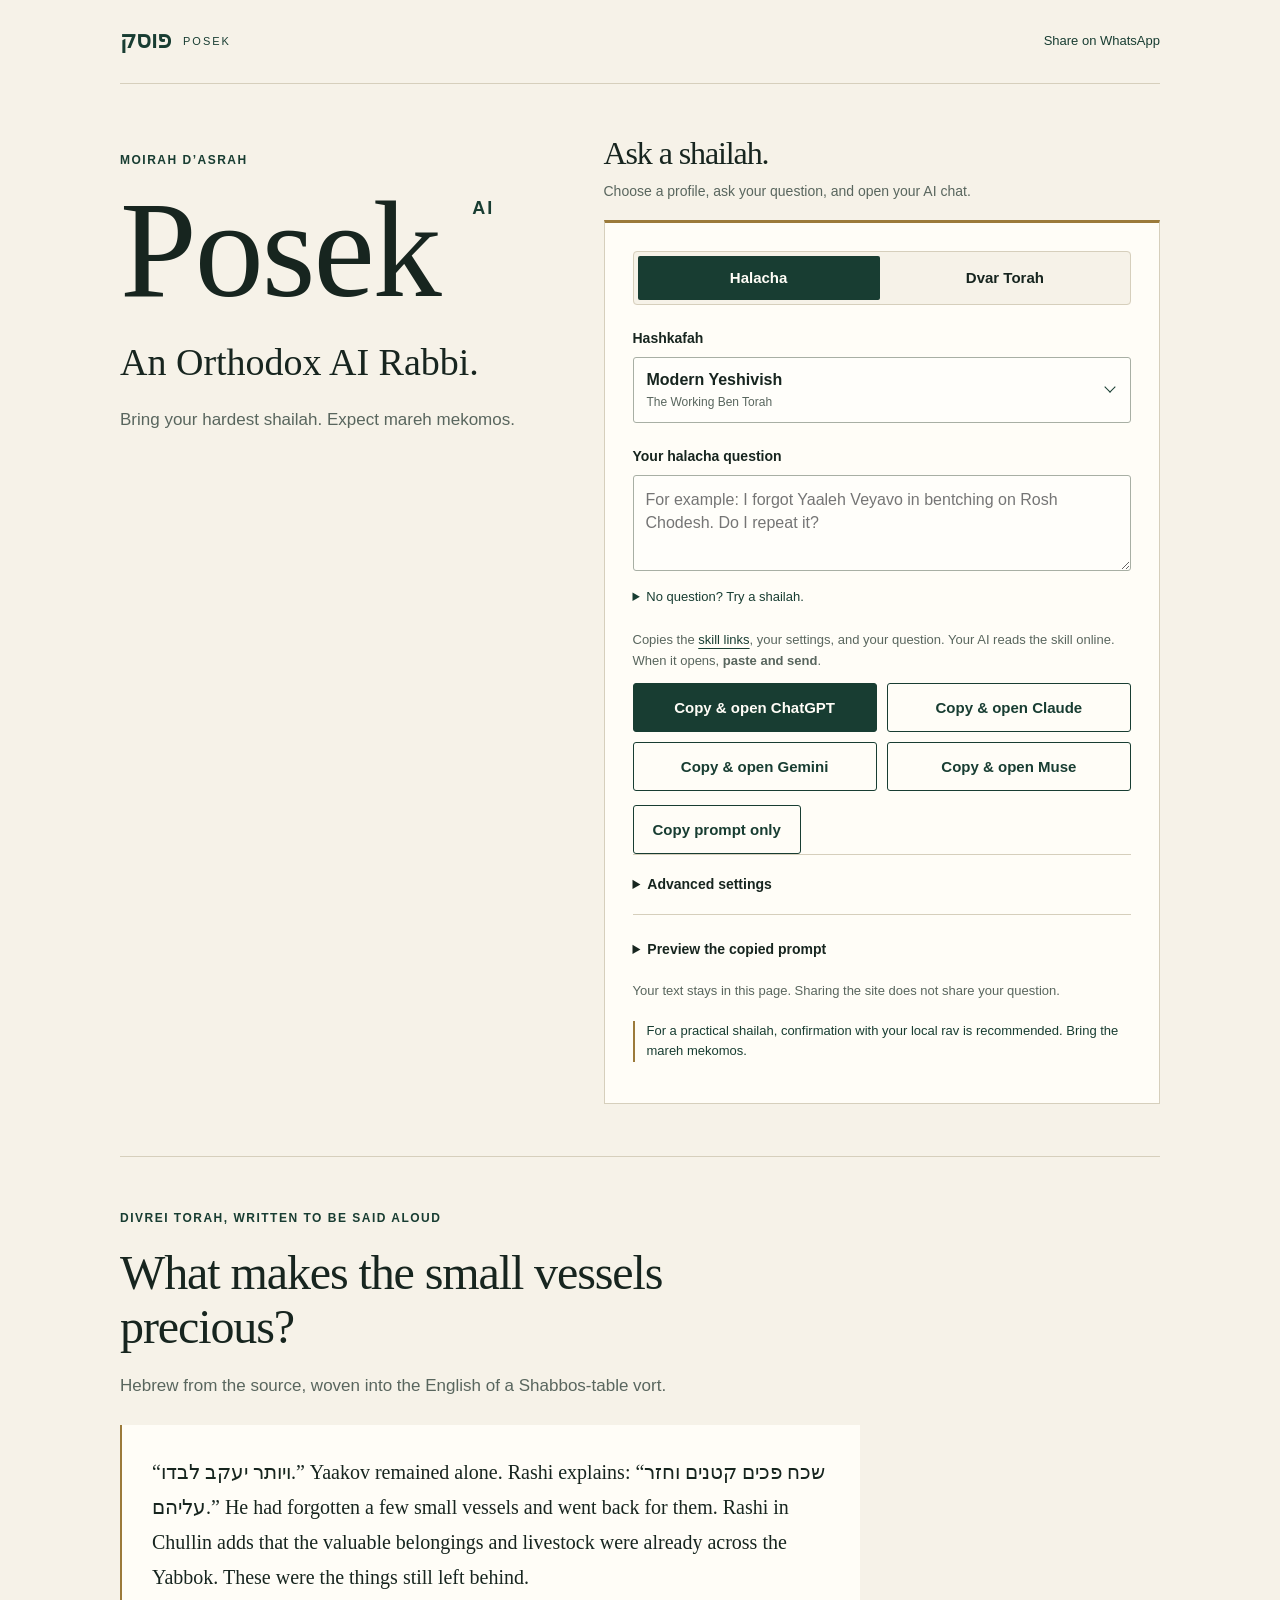
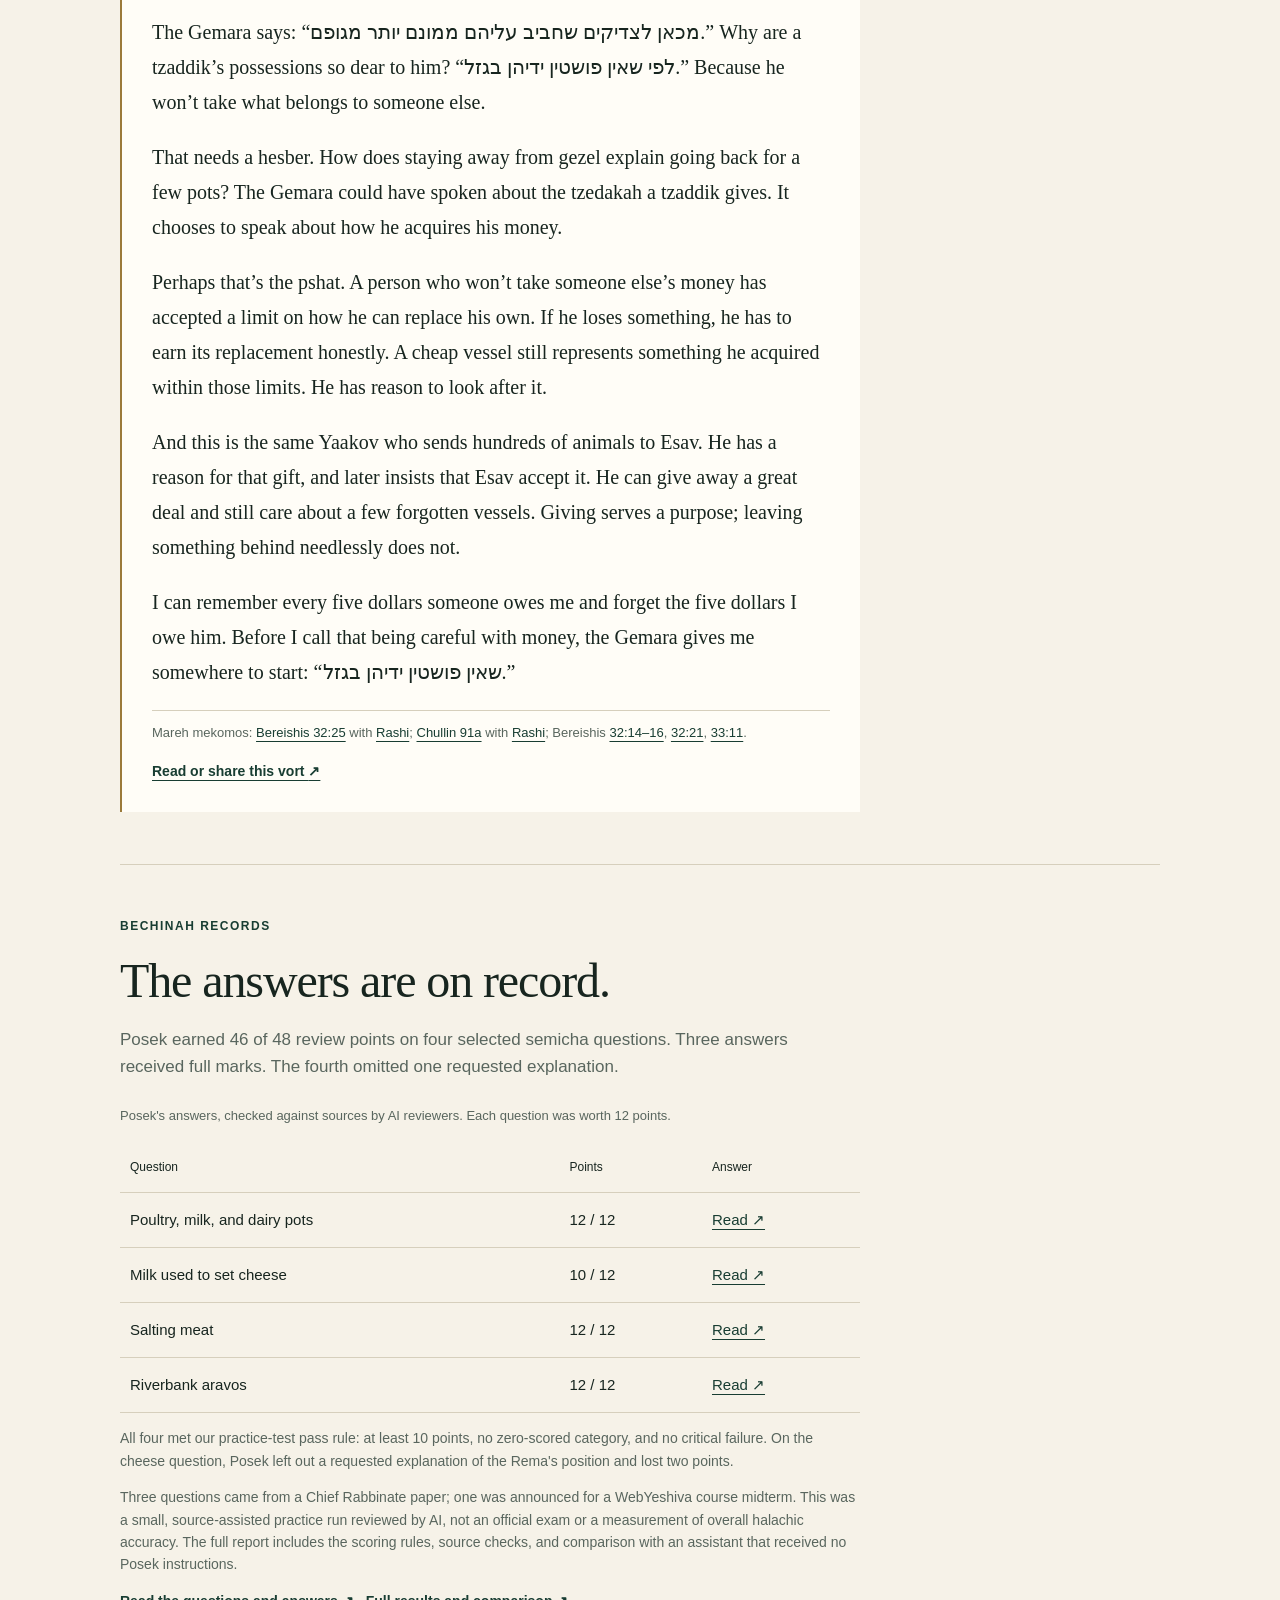
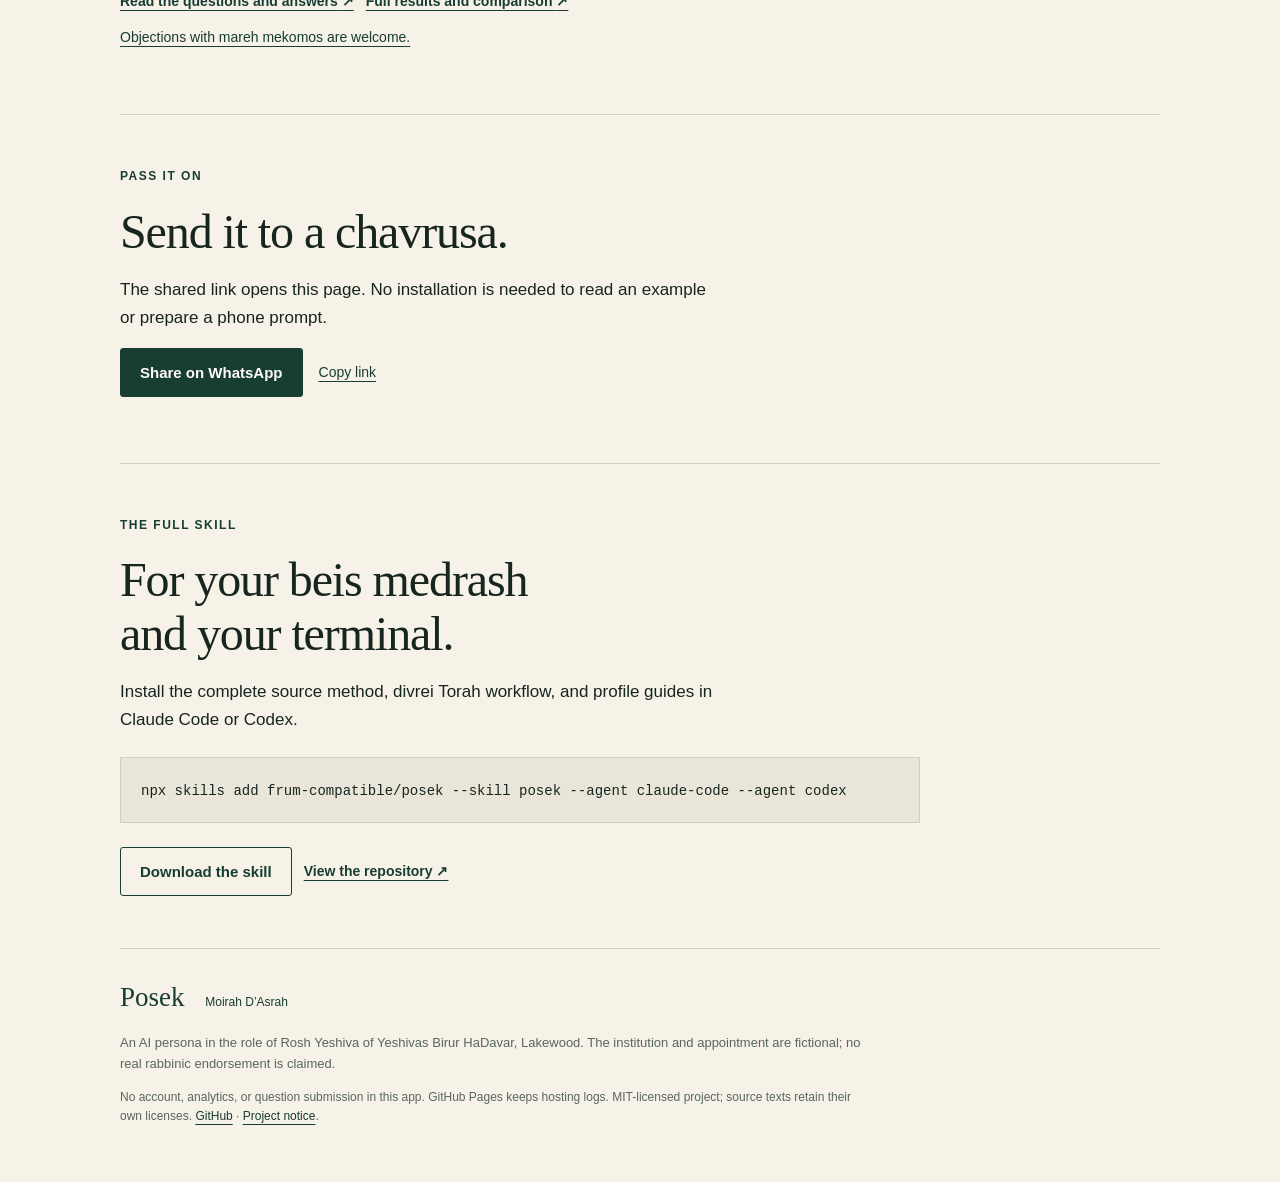
<file: site/index.html>
<!doctype html>
<html lang="en" prefix="og: https://ogp.me/ns#">
<head>
  <meta charset="utf-8">
  <meta name="viewport" content="width=device-width, initial-scale=1">
  <title>Posek AI | Orthodox AI Rabbi, Torah &amp; Halacha</title>
  <meta name="description" content="An Orthodox AI Rabbi built for halachic rigor. Eight hashkafah profiles, source-based psak and divrei Torah, and public development benchmarks.">
  <meta name="theme-color" content="#183d32">
  <link rel="canonical" href="https://frum-compatible.github.io/posek/">
  <meta property="og:type" content="website">
  <meta property="og:title" content="Posek AI — An Orthodox AI Rabbi">
  <meta property="og:description" content="Hashkafah: configurable. Mareh mekomos: required. Source-based psak, divrei Torah, and public bechinah records.">
  <meta property="og:url" content="https://frum-compatible.github.io/posek/">
  <meta property="og:image" content="https://frum-compatible.github.io/posek/social-card.png">
  <meta property="og:image:type" content="image/png">
  <meta property="og:image:width" content="1200">
  <meta property="og:image:height" content="630">
  <meta property="og:image:alt" content="Posek AI. Moirah D’Asrah. An Orthodox AI Rabbi for Torah and Halacha. Mutar is also a psak.">
  <meta name="twitter:card" content="summary_large_image">
  <link rel="stylesheet" href="styles.css">
  <link rel="icon" href="favicon.svg" type="image/svg+xml">
  <script src="app.js" defer></script>
</head>
<body>
  <a class="skip" href="#main">Skip to content</a>
  <header class="topbar wrap">
    <a class="wordmark" href="#" aria-label="Posek home">פוסק <span>POSEK</span></a>
    <a class="quiet-link whatsapp-share" target="_blank" rel="noopener noreferrer" href="https://wa.me/?text=Posek%20%E2%80%94%20An%20Orthodox%20AI%20Rabbi.%20https%3A%2F%2Ffrum-compatible.github.io%2Fposek%2F">Share on WhatsApp</a>
  </header>
  <main id="main">
    <div class="start wrap">
    <section class="hero" aria-labelledby="hero-title">
      <p class="eyebrow">Moirah D’Asrah</p>
      <h1 id="hero-title">Posek <span class="ai-label">AI</span></h1>
      <p class="hero-subtitle">An Orthodox AI Rabbi.</p>
      <p class="hero-copy">Bring your hardest shailah. Expect mareh mekomos.</p>
      <p id="preview-note" class="preview-note" hidden>Local preview. The public link will work after publication.</p>
    </section>

    <section id="prepare" class="prepare" aria-labelledby="prepare-title">
      <div class="section-intro">
        <h2 id="prepare-title">Ask a shailah.</h2>
        <p>Choose a profile, ask your question, and open your AI chat.</p>
      </div>
      <div class="builder">
        <fieldset class="mode-switch">
          <legend class="sr-only">What would you like help with?</legend>
          <label><input class="sr-only" type="radio" name="mode" value="psak" checked><span>Halacha</span></label>
          <label><input class="sr-only" type="radio" name="mode" value="torah"><span>Dvar Torah</span></label>
        </fieldset>
        <div class="field">
          <label id="profile-label" for="profile">Hashkafah</label>
          <select id="profile">
            <option value="chassidish">Chassidish · Derech HaChassidus</option>
            <option value="lakewood-yeshivish">Lakewood Yeshivish · Yeshivah and Kollel</option>
            <option value="modern-yeshivish" selected>Modern Yeshivish · The Working Ben Torah</option>
            <option value="out-of-town-yeshivish">Out-of-Town Yeshivish · The Community Beis Medrash</option>
            <option value="torah-im-derech-eretz">Torah im Derech Eretz · Kehillah and Mesorah</option>
            <option value="dati-leumi">Dati Leumi · Toras Eretz Yisrael</option>
            <option value="modern-orthodox">Modern Orthodox · Torah U'Madda</option>
            <option value="open-orthodox">Open Orthodox · Halachah and Kehillah</option>
          </select>
          <details id="profile-picker" class="profile-picker" hidden>
            <summary id="profile-trigger" aria-labelledby="profile-label profile-name profile-subtitle"><span id="profile-name" class="profile-name"></span><span id="profile-subtitle" class="profile-subtitle"></span></summary>
            <div class="profile-panel">
              <p class="profile-order">Roughly traditional → modern / open</p>
              <fieldset id="profile-options" class="profile-options"><legend class="sr-only">Choose your hashkafah</legend></fieldset>
            </div>
          </details>
        </div>
        <div class="field">
          <label id="question-label" for="question">Your halacha question</label>
          <textarea id="question" rows="3" maxlength="2400" placeholder="For example: I forgot Yaaleh Veyavo in bentching on Rosh Chodesh. Do I repeat it?"></textarea>
          <details id="sample-questions" class="sample-questions">
            <summary>No question? Try a shailah.</summary>
            <p class="field-note">Choose one to fill the question box. You can edit it.</p>
            <div id="sample-list" class="sample-list"></div>
          </details>
        </div>
        <p class="handoff-note">Copies the <a href="skill.html">skill links</a>, your settings, and your question. Your AI reads the skill online. When it opens, <strong>paste and send</strong>.</p>
        <div class="copy-row">
          <div class="app-actions">
            <button class="button primary" type="button" data-open-app="https://chatgpt.com/#native" data-app-name="ChatGPT">Copy &amp; open ChatGPT</button>
            <button class="button outline" type="button" data-open-app="https://claude.ai/new" data-app-name="Claude">Copy &amp; open Claude</button>
            <button class="button outline" type="button" data-open-app="https://gemini.google.com/app" data-app-name="Gemini">Copy &amp; open Gemini</button>
            <button class="button outline" type="button" data-open-app="https://muse.ai/" data-app-name="Muse">Copy &amp; open Muse</button>
          </div>
          <button id="copy-prompt" class="button outline" type="button">Copy prompt only</button>
          <span id="copy-status" role="status" aria-live="polite"></span>
        </div>
        <p id="copied-app-links" class="handoff-note copied-links" hidden>Paste into a new chat: <a href="https://chatgpt.com/#native">Open ChatGPT app</a> · <a href="https://chatgpt.com/?no_universal_links=1">Use ChatGPT in browser</a> · <a href="https://claude.ai/new">Claude</a> · <a href="https://gemini.google.com/app">Gemini</a> · <a href="https://muse.ai/">Muse</a>.</p>
        <details class="advanced">
          <summary>Advanced settings</summary>
          <div class="field-row">
            <div class="field"><label for="register">Language and register</label><select id="register"><option value="preset">Use the profile</option><option value="yeshivish">Yeshivish English</option><option value="accessible">Accessible English</option><option value="hebrew">Hebrew</option></select></div>
            <div class="field"><label for="depth">Depth</label><select id="depth"><option value="preset">Use the preset</option><option value="accessible">Accessible</option><option value="developed">Developed</option><option value="iyun">Iyun</option></select></div>
          </div>
          <div id="torah-settings" hidden>
            <div class="field"><label for="format">Format</label><select id="format"><option value="dvar">A dvar Torah</option><option value="shiur">A shiur outline</option><option value="revision">A revision of my draft</option></select></div>
            <div class="field"><label for="audience">Audience</label><select id="audience"><option value="general">General</option><option value="ladies">Ladies' Parsha Shiur</option><option value="women-beis">Women's Beis Medrash</option><option value="iyun">Yeshiva Seder Iyun</option><option value="baalei-batim">Baalei Batim Shiur</option><option value="teenagers">Teenagers</option></select></div>
            <div class="field"><label for="sources">Sources in the delivered shiur</label><select id="sources"><option value="preset">Use the preset</option><option value="tanach">Tanach and mefarshim</option><option value="gemara">Gemara and mefarshim</option></select></div>
            <p class="field-note">These are editable teaching choices. For practical psak, every controlling source still needs to be considered.</p>
          </div>
          <p id="profile-description" class="field-note">A clear answer l'maaseh, followed by enough of the sugya to explain it.</p>
          <p id="resolved-plan" class="resolved-plan" aria-live="polite"></p>
        <details id="model-setup" class="model-setup">
          <summary>Recommended models and setup</summary>
          <p><strong>ChatGPT:</strong> choose Astra if available. Increase reasoning effort for a complex shailah. Otherwise use an available reasoning model with source access. <a href="https://learn.chatgpt.com/docs/model-selection" target="_blank" rel="noopener noreferrer">Model guide ↗</a></p>
          <p><strong>Claude:</strong> Opus 5.5 with High effort for difficult shailos; Sonnet 5.5 for shorter drafts. <a href="https://support.claude.com/en/articles/8664678-change-the-model-effort-and-thinking-settings" target="_blank" rel="noopener noreferrer">Model settings ↗</a></p>
          <p>Ask the model to open the primary sources. Enable web search where your app offers a switch; some versions search automatically. If a sefer cannot be opened, supply the passage and keep the gap explicit.</p>
          <p class="small">Checked 2 October 2026. Suggested setups, not Posek model rankings or required subscriptions. Availability varies. <a href="https://github.com/frum-compatible/posek/blob/main/docs/MODEL-SETUP.md">Setup and evidence limits ↗</a></p>
        </details>
        <p class="field-note">Use an AI chat with web access so it can read the skill and check its sources.</p>
        </details>
        <details class="prompt-details"><summary>Preview the copied prompt</summary><textarea id="prompt" readonly rows="13" aria-label="Generated starter prompt"></textarea></details>
        <div id="manual-copy" hidden><label for="manual-text">Copy this text manually</label><textarea id="manual-text" readonly rows="5"></textarea><p id="manual-app-links" class="next-step">After copying, open <a href="https://chatgpt.com/#native">ChatGPT app</a>, <a href="https://chatgpt.com/?no_universal_links=1">ChatGPT in browser</a>, <a href="https://claude.ai/new">Claude</a>, <a href="https://gemini.google.com/app">Gemini</a>, or <a href="https://muse.ai/">Muse</a> and paste into a new chat.</p></div>
        <p class="field-note">Your text stays in this page. Sharing the site does not share your question.</p>
        <p id="rav-note" class="rav-note">For a practical shailah, confirmation with your local rav is recommended. Bring the mareh mekomos.</p>
        <noscript><p>Enable JavaScript to prepare a prompt. You can still read the dvar Torah below or download the full skill.</p></noscript>
      </div>
    </section>
    </div>

    <section id="read" class="reading wrap" aria-labelledby="reading-title">
      <div class="section-intro"><p class="eyebrow">Divrei Torah, written to be said aloud</p><h2 id="reading-title">What makes the small vessels precious?</h2><p>Hebrew from the source, woven into the English of a Shabbos-table vort.</p></div>
      <article class="vort">
        <p>“<bdi lang="he" dir="rtl">ויותר יעקב לבדו</bdi>.” Yaakov remained alone. Rashi explains: “<bdi lang="he" dir="rtl">שכח פכים קטנים וחזר עליהם</bdi>.” He had forgotten a few small vessels and went back for them. Rashi in Chullin adds that the valuable belongings and livestock were already across the Yabbok. These were the things still left behind.</p>
        <p>The Gemara says: “<bdi lang="he" dir="rtl">מכאן לצדיקים שחביב עליהם ממונם יותר מגופם</bdi>.” Why are a tzaddik’s possessions so dear to him? “<bdi lang="he" dir="rtl">לפי שאין פושטין ידיהן בגזל</bdi>.” Because he won’t take what belongs to someone else.</p>
        <p>That needs a hesber. How does staying away from gezel explain going back for a few pots? The Gemara could have spoken about the tzedakah a tzaddik gives. It chooses to speak about how he acquires his money.</p>
        <p>Perhaps that’s the pshat. A person who won’t take someone else’s money has accepted a limit on how he can replace his own. If he loses something, he has to earn its replacement honestly. A cheap vessel still represents something he acquired within those limits. He has reason to look after it.</p>
        <p>And this is the same Yaakov who sends hundreds of animals to Esav. He has a reason for that gift, and later insists that Esav accept it. He can give away a great deal and still care about a few forgotten vessels. Giving serves a purpose; leaving something behind needlessly does not.</p>
        <p>I can remember every five dollars someone owes me and forget the five dollars I owe him. Before I call that being careful with money, the Gemara gives me somewhere to start: “<bdi lang="he" dir="rtl">שאין פושטין ידיהן בגזל</bdi>.”</p>
        <p class="source-note">Mareh mekomos: <a href="https://www.sefaria.org/Genesis.32.25">Bereishis 32:25</a> with <a href="https://www.sefaria.org/Rashi_on_Genesis.32.25.1">Rashi</a>; <a href="https://www.sefaria.org/Chullin.91a.22">Chullin 91a</a> with <a href="https://www.sefaria.org/Rashi_on_Chullin.91a.22.1">Rashi</a>; Bereishis <a href="https://www.sefaria.org/Genesis.32.14-16">32:14–16</a>, <a href="https://www.sefaria.org/Genesis.32.21">32:21</a>, <a href="https://www.sefaria.org/Genesis.33.11">33:11</a>.</p>
        <a class="text-link" href="https://github.com/frum-compatible/posek/blob/main/examples/pachim-ketanim.md" target="_blank" rel="noopener noreferrer">Read or share this vort <span aria-hidden="true">↗</span></a>
      </article>
    </section>

    <section id="bechinah" class="reading wrap" aria-labelledby="bechinah-title">
      <div class="section-intro"><p class="eyebrow">Bechinah records</p><h2 id="bechinah-title">The answers are on record.</h2><p>Posek earned 46 of 48 review points on four selected semicha questions. Three answers received full marks. The fourth omitted one requested explanation.</p></div>
      <table class="results-table">
        <caption>Posek's answers, checked against sources by AI reviewers. Each question was worth 12 points.</caption>
        <thead><tr><th scope="col">Question</th><th scope="col">Points</th><th scope="col">Answer</th></tr></thead>
        <tbody>
          <tr><th scope="row">Poultry, milk, and dairy pots</th><td>12 / 12</td><td><a href="https://github.com/frum-compatible/posek/blob/main/benchmarks/semicha/runs/posek/responses/CR-01.md" aria-label="Read the poultry, milk, and dairy pots answer">Read ↗</a></td></tr>
          <tr><th scope="row">Milk used to set cheese</th><td>10 / 12</td><td><a href="https://github.com/frum-compatible/posek/blob/main/benchmarks/semicha/runs/posek/responses/CR-02.md" aria-label="Read the milk used to set cheese answer">Read ↗</a></td></tr>
          <tr><th scope="row">Salting meat</th><td>12 / 12</td><td><a href="https://github.com/frum-compatible/posek/blob/main/benchmarks/semicha/runs/posek/responses/CR-03.md" aria-label="Read the salting meat answer">Read ↗</a></td></tr>
          <tr><th scope="row">Riverbank aravos</th><td>12 / 12</td><td><a href="https://github.com/frum-compatible/posek/blob/main/benchmarks/semicha/runs/posek/responses/WY-01.md" aria-label="Read the riverbank aravos answer">Read ↗</a></td></tr>
        </tbody>
      </table>
      <p class="evidence-note">All four met our practice-test pass rule: at least 10 points, no zero-scored category, and no critical failure. On the cheese question, Posek left out a requested explanation of the Rema's position and lost two points.</p>
      <p class="evidence-note">Three questions came from a Chief Rabbinate paper; one was announced for a WebYeshiva course midterm. This was a small, source-assisted practice run reviewed by AI, not an official exam or a measurement of overall halachic accuracy. The full report includes the scoring rules, source checks, and comparison with an assistant that received no Posek instructions.</p>
      <div class="actions"><a class="text-link" href="https://github.com/frum-compatible/posek/blob/main/benchmarks/semicha/QUESTIONS.md">Read the questions and answers <span aria-hidden="true">↗</span></a><a class="text-link" href="https://github.com/frum-compatible/posek/blob/main/benchmarks/semicha/RESULTS.md">Full results and comparison <span aria-hidden="true">↗</span></a></div>
      <p class="evidence-note"><a href="https://github.com/frum-compatible/posek/issues">Objections with mareh mekomos are welcome.</a></p>
    </section>

    <section class="sharing wrap" aria-labelledby="share-title"><div><p class="eyebrow">Pass it on</p><h2 id="share-title">Send it to a chavrusa.</h2><p>The shared link opens this page. No installation is needed to read an example or prepare a phone prompt.</p></div><div class="actions"><a class="button primary whatsapp-share" target="_blank" rel="noopener noreferrer" href="https://wa.me/?text=Posek%20%E2%80%94%20An%20Orthodox%20AI%20Rabbi.%20https%3A%2F%2Ffrum-compatible.github.io%2Fposek%2F">Share on WhatsApp</a><button id="native-share" class="button outline" type="button" hidden>More sharing options</button><button id="copy-link" class="text-button" type="button">Copy link</button></div><p id="share-status" role="status" aria-live="polite"></p></section>

    <section id="install" class="install wrap" aria-labelledby="install-title"><p class="eyebrow">The full skill</p><h2 id="install-title">For your beis medrash<br>and your terminal.</h2><p>Install the complete source method, divrei Torah workflow, and profile guides in Claude Code or Codex.</p><div class="command"><code>npx skills add frum-compatible/posek --skill posek --agent claude-code --agent codex</code></div><div class="actions"><a class="button outline" href="posek-skill.zip" download>Download the skill</a><a class="text-link" href="https://github.com/frum-compatible/posek" target="_blank" rel="noopener noreferrer">View the repository ↗</a></div></section>
  </main>
  <footer class="wrap footer"><div class="footer-brand">Posek <span>Moirah D’Asrah</span></div><p>An AI persona in the role of Rosh Yeshiva of Yeshivas Birur HaDavar, Lakewood. The institution and appointment are fictional; no real rabbinic endorsement is claimed.</p><p class="small">No account, analytics, or question submission in this app. GitHub Pages keeps hosting logs. MIT-licensed project; source texts retain their own licenses. <a href="https://github.com/frum-compatible/posek">GitHub</a> · <a href="https://github.com/frum-compatible/posek/blob/main/NOTICE">Project notice</a>.</p></footer>
</body>
</html>
</file>
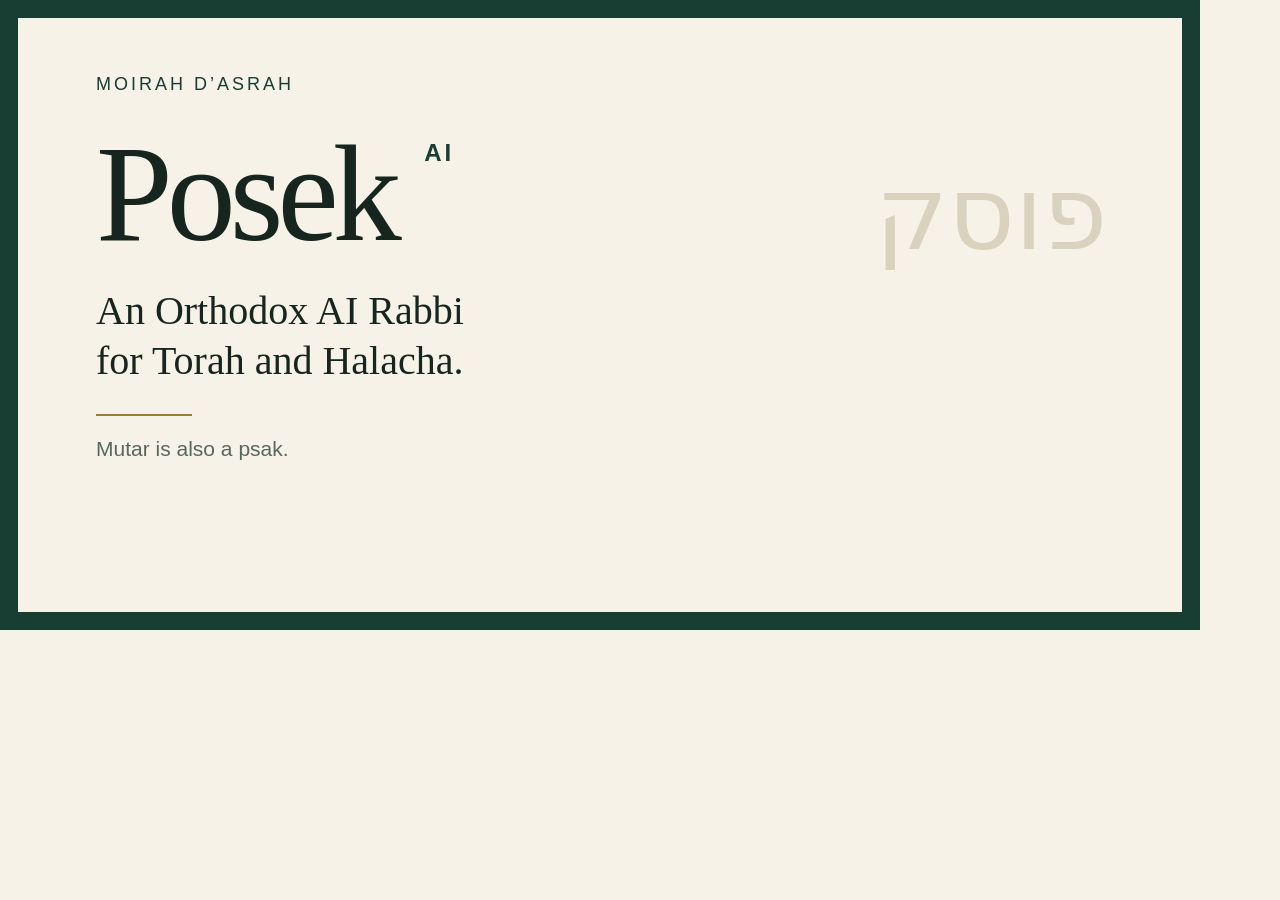
<file: site/social-card.html>
<!doctype html>
<html lang="en"><head><meta charset="utf-8"><title>Posek AI link preview</title><link rel="icon" href="favicon.svg" type="image/svg+xml"><style>
*{box-sizing:border-box}html,body{margin:0;width:1200px;height:630px;background:#f6f2e8;color:#17251f;font-family:Georgia,'Times New Roman',serif}.card{width:1200px;height:630px;padding:56px 78px;border:18px solid #183d32;position:relative}.top{font:18px -apple-system,BlinkMacSystemFont,sans-serif;letter-spacing:3px;color:#183d32;text-transform:uppercase;margin-bottom:30px}h1{font-size:138px;line-height:1;margin:0 0 23px;font-weight:400;letter-spacing:-6px}.ai{font:600 24px/1.2 -apple-system,BlinkMacSystemFont,sans-serif;letter-spacing:3px;vertical-align:top;display:inline-block;margin-top:14px;color:#183d32}.subtitle{font-size:40px;line-height:1.25;margin:0;max-width:820px}.rule{height:2px;width:96px;background:#9b7a3a;margin:28px 0 20px}.bottom{font:21px -apple-system,BlinkMacSystemFont,sans-serif;color:#59665e}.hebrew{position:absolute;right:75px;top:135px;font-size:103px;color:#d9d2bf}
</style></head><body><main class="card" id="social-card"><div class="top">Moirah D’Asrah</div><h1>Posek <span class="ai">AI</span></h1><span class="hebrew" lang="he" aria-hidden="true">פוסק</span><p class="subtitle">An Orthodox AI Rabbi<br>for Torah and Halacha.</p><div class="rule"></div><p class="bottom">Mutar is also a psak.</p></main></body></html>
</file>
<file: site/styles.css>
:root {
  --paper:#f6f2e8;
  --card:#fffdf7;
  --ink:#17251f;
  --green:#183d32;
  --muted:#59665e;
  --line:#d6cfbc;
  --brass:#9b7a3a;
  --serif:Georgia,'Times New Roman',serif;
}
* {
  box-sizing:border-box;
}
html {
  scroll-behavior:smooth;
  scroll-padding-top:24px;
}
body {
  margin:0;
  background:var(--paper);
  color:var(--ink);
  font:17px/1.6 -apple-system,BlinkMacSystemFont,'Segoe UI',sans-serif;
}
a {
  color:var(--green);
  text-underline-offset:4px;
}
button,input,select,textarea {
  font:inherit;
}
button,a,select,summary {
  touch-action:manipulation;
}
button {
  cursor:pointer;
}
button:disabled {
  cursor:default;
}
a:focus-visible,button:focus-visible,select:focus-visible,textarea:focus-visible,summary:focus-visible {
  outline:3px solid var(--brass);
  outline-offset:4px;
}
[hidden] {
  display:none!important;
}
.wrap {
  width:min(100% - 44px,1040px);
  margin-inline:auto;
}
.skip {
  position:absolute;
  top:-100px;
  left:20px;
  background:var(--card);
  padding:12px;
  z-index:5;
}
.skip:focus {
  top:10px;
}
.topbar {
  display:flex;
  justify-content:space-between;
  align-items:center;
  gap:20px;
  padding-block:23px;
  border-bottom:1px solid var(--line);
}
.wordmark {
  font-family:var(--serif);
  font-size:23px;
  text-decoration:none;
  font-weight:bold;
  display:flex;
  align-items:center;
  gap:12px;
}
.wordmark span {
  font:11px/1 sans-serif;
  letter-spacing:2px;
}
.quiet-link {
  font-size:13px;
  text-decoration:none;
}
.start {
  padding-block:36px 52px;
}
.hero {
  padding-bottom:24px;
}
.eyebrow {
  color:var(--green);
  font-size:12px;
  letter-spacing:1.5px;
  text-transform:uppercase;
  font-weight:600;
  margin:0 0 18px;
}
h1,h2 {
  font-family:var(--serif);
  font-weight:400;
  letter-spacing:-2px;
}
h1 {
  font-size:clamp(76px,12vw,138px);
  line-height:.9;
  margin:0 0 28px;
}
.ai-label {
  display:inline-block;
  font:600 18px/1.2 -apple-system,BlinkMacSystemFont,'Segoe UI',sans-serif;
  letter-spacing:2px;
  vertical-align:top;
  margin-top:10px;
  color:var(--green);
}
h2 {
  font-size:clamp(34px,5vw,48px);
  line-height:1.12;
  margin:0 0 18px;
  letter-spacing:-1.1px;
}
.hero-subtitle {
  font-family:var(--serif);
  font-size:clamp(26px,4vw,38px);
  line-height:1.2;
  margin:0 0 20px;
  max-width:660px;
}
.hero-copy {
  max-width:550px;
  color:var(--muted);
  margin:0 0 27px;
}
.actions {
  display:flex;
  gap:12px;
  align-items:center;
  flex-wrap:wrap;
}
.button {
  display:inline-flex;
  align-items:center;
  justify-content:center;
  gap:16px;
  text-decoration:none;
  min-height:49px;
  padding:12px 19px;
  border-radius:3px;
  border:1px solid var(--green);
  font-size:15px;
  font-weight:600;
  line-height:1.3;
}
.primary {
  background:var(--green);
  color:#fffdf7;
}
.primary:hover {
  background:#244d40;
}
.outline {
  background:transparent;
  color:var(--green);
}
.outline:hover {
  background:#e8ebdf;
}
.field-note {
  font-size:13px;
  line-height:1.5;
  color:var(--muted);
}
.preview-note {
  padding:9px 12px;
  border-left:2px solid var(--brass);
  font-size:13px;
  max-width:550px;
}
.reading,.sharing,.install {
  border-top:1px solid var(--line);
  padding-block:52px;
}
.section-intro {
  max-width:670px;
  margin-bottom:26px;
}
.section-intro>p:last-child {
  color:var(--muted);
}
.prepare .section-intro {
  margin-bottom:18px;
}
.prepare h2 {
  font-size:32px;
  margin-bottom:8px;
}
.prepare .section-intro p {
  font-size:14px;
  margin:0;
}
.builder {
  background:var(--card);
  border:1px solid var(--line);
  border-top:3px solid var(--brass);
  padding:30px;
  max-width:800px;
}
.field {
  margin-bottom:22px;
  min-width:0;
}
.field label {
  display:block;
  font-size:14px;
  font-weight:650;
  margin-bottom:8px;
}
.sr-only {
  position:absolute;
  width:1px;
  height:1px;
  padding:0;
  margin:-1px;
  overflow:hidden;
  clip-path:inset(50%);
  white-space:nowrap;
  border:0;
}
.mode-switch {
  display:grid;
  grid-template-columns:1fr 1fr;
  gap:4px;
  padding:4px;
  margin:0 0 22px;
  border:1px solid var(--line);
  border-radius:4px;
  background:var(--paper);
  min-width:0;
}
.mode-switch label {
  cursor:pointer;
  min-width:0;
}
.mode-switch span {
  display:block;
  padding:10px 8px;
  text-align:center;
  border-radius:2px;
  font-size:15px;
  font-weight:600;
}
.mode-switch input:checked + span {
  background:var(--green);
  color:var(--card);
}
.mode-switch input:focus-visible + span {
  outline:3px solid var(--brass);
  outline-offset:2px;
}
select,textarea {
  width:100%;
  min-width:0;
  max-width:100%;
  border:1px solid #a8afa4;
  border-radius:3px;
  background:#fffefa;
  color:var(--ink);
  padding:12px;
  font-size:16px;
  line-height:1.45;
}
select {
  min-height:48px;
  padding-right:28px;
}
textarea {
  resize:vertical;
}
.field-note {
  margin:8px 0 0;
}
.profile-picker {
  position:relative;
}
.profile-picker > summary {
  position:relative;
  list-style:none;
  cursor:pointer;
  padding:11px 36px 11px 13px;
  border:1px solid #a8afa4;
  border-radius:3px;
  background:#fffefa;
}
.profile-picker > summary::-webkit-details-marker {
  display:none;
}
.profile-picker > summary::after {
  content:'';
  position:absolute;
  right:16px;
  top:25px;
  width:7px;
  height:7px;
  border-right:1.5px solid var(--green);
  border-bottom:1.5px solid var(--green);
  transform:rotate(45deg);
}
.profile-picker[open] > summary::after {
  transform:rotate(225deg);
}
.profile-name {
  display:block;
  font-size:16px;
  font-weight:600;
  line-height:1.35;
}
.profile-subtitle {
  display:block;
  margin-top:3px;
  font-size:12px;
  font-weight:400;
  line-height:1.4;
  color:var(--muted);
}
.profile-panel {
  position:absolute;
  inset:calc(100% + 5px) 0 auto;
  z-index:3;
  max-height:360px;
  overflow-y:auto;
  border:1px solid var(--line);
  border-radius:3px;
  background:var(--card);
  box-shadow:0 8px 24px #17251f1a;
}
.profile-order {
  margin:0;
  padding:10px 13px;
  color:var(--muted);
  font-size:11px;
  border-bottom:1px solid var(--line);
}
.profile-options {
  border:0;
  padding:0;
  margin:0;
  min-width:0;
}
.profile-options label {
  display:block;
  margin:0;
  cursor:pointer;
}
.profile-text {
  display:block;
  position:relative;
  padding:11px 32px 11px 13px;
  border-bottom:1px solid var(--line);
}
.profile-options label:last-child .profile-text {
  border-bottom:0;
}
.profile-options input:checked + .profile-text {
  background:#edf0e7;
}
.profile-options input:checked + .profile-text::after {
  content:'✓';
  position:absolute;
  top:15px;
  right:12px;
  color:var(--green);
}
.profile-options input:focus-visible + .profile-text {
  outline:2px solid var(--brass);
  outline-offset:-3px;
}
.profile-text:hover {
  background:var(--paper);
}
.handoff-note {
  font-size:13px;
  color:var(--muted);
  margin:0 0 12px;
}
.copied-links {
  margin-top:14px;
}
.skill-guide {
  max-width:850px;
  padding-block:36px;
}
.skill-guide h1 {
  font-size:42px;
  line-height:1.15;
  letter-spacing:-1px;
  margin-block:24px;
}
.skill-guide h2 {
  font-size:28px;
  letter-spacing:-.5px;
}
.skill-guide section {
  border-top:1px solid var(--line);
  padding-block:24px;
}
.skill-guide pre {
  font:15px/1.65 -apple-system,BlinkMacSystemFont,'Segoe UI',sans-serif;
  white-space:pre-wrap;
  overflow-wrap:anywhere;
}
.field-row {
  display:grid;
  grid-template-columns:1fr 1fr;
  gap:18px;
}
.advanced {
  border-block:1px solid var(--line);
  margin-bottom:20px;
  padding-block:15px;
}
.advanced summary,.prompt-details summary {
  cursor:pointer;
  font-weight:600;
  font-size:14px;
  padding-block:3px;
}
.advanced[open] summary {
  margin-bottom:20px;
}
.resolved-plan {
  font-size:14px;
  line-height:1.55;
  color:var(--green);
  margin:12px 0 0;
  padding:12px 14px;
  background:#edf0e7;
  border-left:2px solid var(--brass);
}
.copy-row {
  display:flex;
  align-items:center;
  gap:14px;
  flex-wrap:wrap;
}
.app-actions {
  display:grid;
  grid-template-columns:repeat(2,minmax(0,1fr));
  gap:10px;
  width:100%;
}
.app-actions .button {
  padding:12px 10px;
}
.sample-questions {
  margin-top:8px;
  font-size:13px;
}
.sample-questions summary {
  cursor:pointer;
  color:var(--green);
}
.sample-list {
  display:grid;
  margin-top:10px;
}
.sample-question {
  background:transparent;
  border:0;
  border-bottom:1px solid var(--line);
  color:var(--green);
  text-align:left;
  min-height:44px;
  padding:10px 4px;
  font-size:14px;
}
.sample-question:hover {
  background:var(--paper);
}
.copy-row [role=status],#share-status {
  font-size:14px;
  color:var(--green);
}
.prompt-details {
  margin-block:18px;
}
.prompt-details textarea {
  margin-top:12px;
  font-size:14px;
  line-height:1.55;
}
#manual-copy {
  margin-top:18px;
}
#manual-copy label {
  display:block;
  margin-bottom:8px;
  font-size:14px;
}
.next-step {
  font-size:15px;
  margin-bottom:8px;
}
.model-setup {
  margin-block:18px;
  font-size:13px;
  color:var(--muted);
}
.model-setup summary {
  cursor:pointer;
  font-weight:600;
  color:var(--green);
  padding-block:8px;
}
.model-setup p {
  margin-block:10px;
}
.rav-note {
  border-left:2px solid var(--brass);
  padding-left:12px;
  margin-top:20px;
  font-size:13px;
  color:var(--green);
}
.vort {
  max-width:740px;
  background:var(--card);
  border-left:2px solid var(--brass);
  padding:10px 30px 28px;
}
.vort>p:not(.source-note) {
  font:20px/1.75 var(--serif);
}
.source-note {
  font-size:13px;
  color:var(--muted);
  line-height:1.6;
  padding-top:12px;
  border-top:1px solid var(--line);
}
.text-link {
  font-size:14px;
  font-weight:600;
}
.results-table {
  width:100%;
  max-width:740px;
  border-collapse:collapse;
  font-size:15px;
}
.results-table caption {
  text-align:left;
  color:var(--muted);
  font-size:13px;
  padding-bottom:16px;
}
.results-table th,.results-table td {
  text-align:left;
  padding:15px 10px;
  border-bottom:1px solid var(--line);
}
.results-table thead th {
  font-size:12px;
  font-weight:500;
}
.results-table tbody th {
  font-weight:500;
}
.results-table td {
  white-space:nowrap;
}
.evidence-note {
  max-width:740px;
  font-size:14px;
  color:var(--muted);
}
.sharing {
  max-width:1040px;
}
.sharing p {
  max-width:600px;
}
.text-button {
  background:none;
  border:0;
  text-decoration:underline;
  text-underline-offset:4px;
  color:var(--green);
  padding:13px 4px;
  font-size:14px;
}
.install p {
  max-width:600px;
}
.command {
  max-width:800px;
  padding:18px 20px;
  margin-block:24px;
  background:#e9e5d9;
  border:1px solid var(--line);
  overflow-wrap:anywhere;
}
.command code {
  font:14px/1.8 ui-monospace,SFMono-Regular,Consolas,monospace;
}
.footer {
  border-top:1px solid var(--line);
  padding-block:33px 45px;
  color:var(--muted);
  font-size:13px;
}
.footer p {
  max-width:750px;
}
.footer-brand {
  font:27px var(--serif);
  color:var(--green);
  margin-bottom:20px;
}
.footer-brand span {
  font:12px -apple-system,BlinkMacSystemFont,sans-serif;
  margin-left:14px;
}
.small {
  font-size:12px;
}
@media(min-width:850px) {
  .start {
    display:grid;
    grid-template-columns:.9fr 1.15fr;
    gap:48px;
    align-items:start;
    padding-block:52px;
  }
  .hero {
    padding-block:15px 0;
  }
  .builder {
    padding:28px;
  }
  .prepare .field-row {
    grid-template-columns:1fr;
  }
}
@media(max-width:520px) {
  .wrap {
    width:calc(100% - 36px);
  }
  .topbar {
    padding-block:18px;
  }
  .wordmark {
    font-size:20px;
    gap:8px;
  }
  .quiet-link {
    font-size:12px;
  }
  .start {
    padding-block:24px 35px;
  }
  .hero .eyebrow {
    margin-bottom:10px;
    font-size:11px;
  }
  .hero h1 {
    font-size:58px;
    margin-bottom:12px;
  }
  .hero-subtitle {
    font-size:23px;
    margin-bottom:10px;
  }
  .hero-copy {
    font-size:14px;
    margin:0;
  }
  .reading,.sharing,.install {
    padding-block:35px;
  }
  .builder {
    padding:16px;
  }
  .field-row {
    grid-template-columns:1fr;
    gap:0;
  }
  .vort {
    padding:8px 19px 23px;
  }
  .vort>p:not(.source-note) {
    font-size:19px;
  }
  .copy-row .button {
    width:100%;
  }
  .sharing .button {
    width:100%;
  }
  .footer-brand span {
    display:block;
    margin:5px 0 0;
  }
}
@media(prefers-reduced-motion:reduce) {
  html {
    scroll-behavior:auto;
  }
}
</file>
